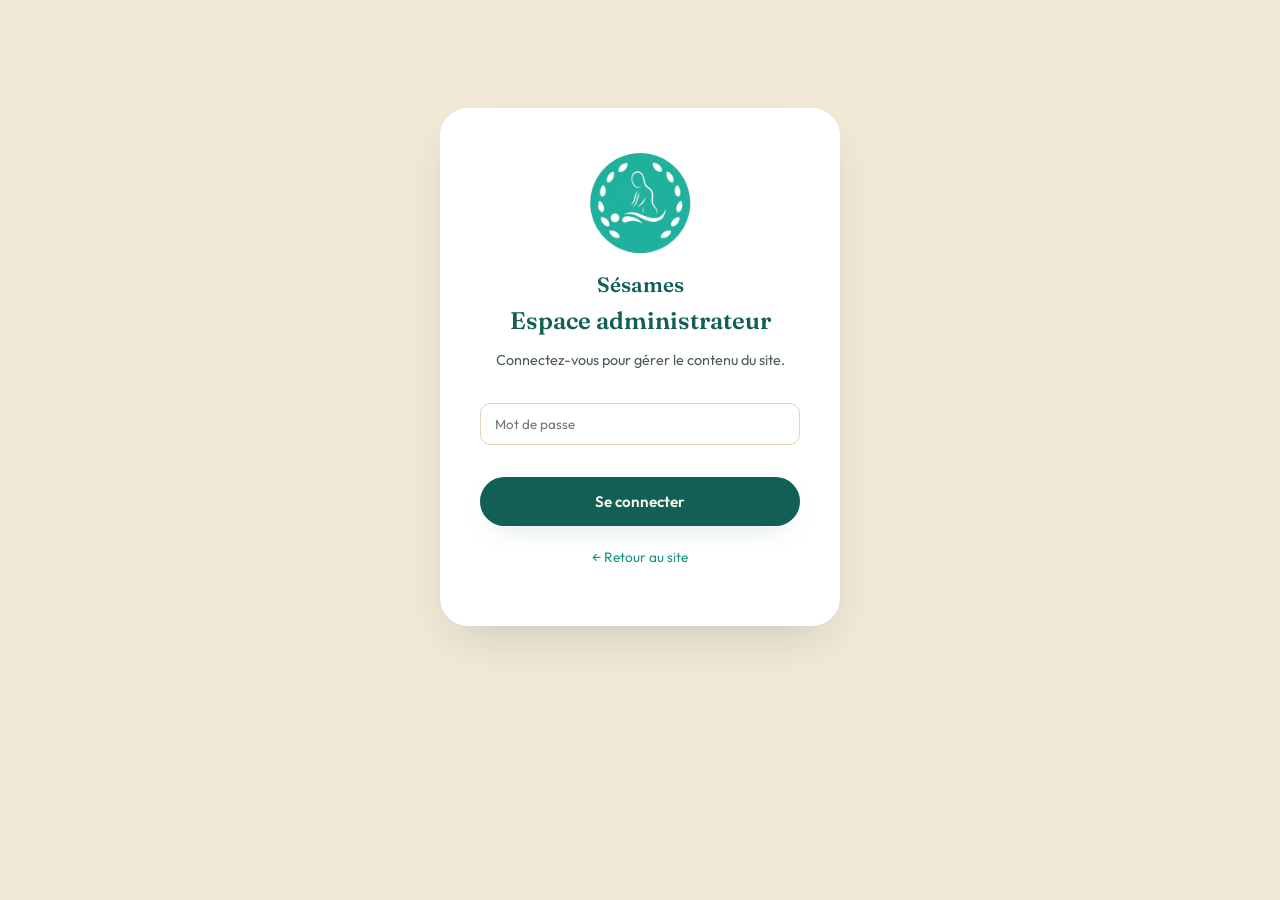
<file: admin.html>
<!DOCTYPE html>
<html lang="fr">
<head>
<meta charset="UTF-8">
<meta name="viewport" content="width=device-width, initial-scale=1.0">
<title>Sésames — Espace administrateur</title>
<link href="https://fonts.googleapis.com/css2?family=Fraunces:wght@500;600&family=Outfit:wght@400;500;600;700&display=swap" rel="stylesheet">
<link rel="stylesheet" href="styles.css">
<style>
  body{ background:var(--sand); }
  .admin-header{
    background:var(--teal-deep); color:var(--cream); padding:18px 0;
    display:flex; align-items:center;
  }
  .admin-header .container{ display:flex; align-items:center; justify-content:space-between; }
  .admin-header .brand-name{ color:var(--cream); }
  .admin-header img{ width:40px;height:40px;object-fit:contain; }
  .admin-wrap{ max-width:1000px; margin:0 auto; padding:36px 24px 100px; }

  .login-box{
    max-width:400px; margin:12vh auto; background:var(--white); padding:40px;
    border-radius:var(--radius-lg); box-shadow:var(--shadow-soft); text-align:center;
  }
  .login-box img{ width:110px;height:110px;object-fit:contain;margin:0 auto 10px;display:block; }
  .login-brand-name{ font-family:var(--font-display); font-weight:600; font-size:1.3rem; color:var(--teal-deep); margin-bottom:6px; }
  .login-box input{ width:100%; padding:12px 14px; border-radius:var(--radius-sm); border:1.5px solid var(--sand-line); margin:16px 0; }
  #login-error{ color:#C34A36; font-size:.85rem; min-height:1.2em; }

  .admin-tabs{ display:flex; gap:10px; flex-wrap:wrap; margin-bottom:30px; }
  .admin-tab{
    padding:10px 20px; border-radius:999px; border:1px solid var(--sand-line); background:var(--white);
    font-weight:600; font-size:.88rem; color:var(--ink-soft);
  }
  .admin-tab.active{ background:var(--teal-deep); color:var(--cream); border-color:var(--teal-deep); }

  .admin-panel-section{ display:none; }
  .admin-panel-section.active{ display:block; }

  .admin-block{
    background:var(--white); border-radius:var(--radius-md); padding:28px; margin-bottom:24px; box-shadow:var(--shadow-card);
  }
  .admin-block h3{ margin-bottom:18px; }
  .admin-grid2{ display:grid; grid-template-columns:1fr 1fr; gap:16px; }
  .admin-field{ margin-bottom:14px; }
  .admin-field label{ display:block; font-size:.82rem; font-weight:600; color:var(--teal-deep); margin-bottom:5px; }
  .admin-field input, .admin-field textarea{
    width:100%; padding:11px 13px; border-radius:var(--radius-sm); border:1.5px solid var(--sand-line); background:var(--cream);
  }
  .logo-row{ display:flex; align-items:center; gap:16px; margin-bottom:16px; }
  .logo-row img{ width:72px;height:72px;object-fit:contain; }

  .admin-row{ display:grid; grid-template-columns:1fr 1fr auto; gap:10px; align-items:center; margin-bottom:10px; }
  .admin-row input{ padding:10px 12px; border-radius:var(--radius-sm); border:1.5px solid var(--sand-line); }
  .admin-thumb{ width:56px;height:56px;border-radius:8px;object-fit:cover; }
  .icon-btn{
    width:34px;height:34px;border-radius:50%;border:1px solid var(--sand-line); background:var(--cream); color:#C34A36;
  }
  .admin-card{ background:var(--cream); border-radius:var(--radius-sm); padding:18px; margin-bottom:14px; border:1px solid var(--sand-line); }
  .admin-card-grid{ display:grid; grid-template-columns:repeat(auto-fit,minmax(140px,1fr)); gap:10px; margin-bottom:10px; }
  .admin-card select, .admin-card input, .admin-card textarea{
    width:100%; padding:10px 12px; border-radius:8px; border:1.5px solid var(--sand-line); background:var(--white);
  }
  .admin-card-actions{ display:flex; gap:10px; margin-top:10px; }
  .admin-danger{ background:#FBE9E6; color:#A63A29; border-radius:999px; padding:8px 18px; border:none; font-weight:600; }
  .admin-empty{ color:var(--ink-soft); font-style:italic; }

  .admin-toast{
    position:fixed; bottom:24px; left:50%; transform:translateX(-50%) translateY(20px);
    background:var(--teal-deep); color:var(--cream); padding:12px 22px; border-radius:999px;
    opacity:0; transition:all .3s ease; pointer-events:none; z-index:400; font-size:.9rem;
  }
  .admin-toast.show{ opacity:1; transform:translateX(-50%) translateY(0); }
  .admin-toast.err{ background:#A63A29; }

  .add-row{ display:flex; gap:10px; margin-bottom:18px; }
  .add-row input{ flex:1; padding:11px 13px; border-radius:var(--radius-sm); border:1.5px solid var(--sand-line); }

  @media (max-width:700px){ .admin-grid2{ grid-template-columns:1fr; } .admin-row{ grid-template-columns:1fr; } }
</style>
</head>
<body>

<!-- ===== ÉCRAN DE CONNEXION ===== -->
<div id="login-screen">
  <div class="login-box">
    <img src="[data-uri]" alt="Sésames" class="js-logo">
    <div class="login-brand-name js-nom">Sésames</div>
    <h2>Espace administrateur</h2>
    <p style="color:var(--ink-soft);font-size:.9rem;">Connectez-vous pour gérer le contenu du site.</p>
    <form id="login-form">
      <input type="password" id="login-pass" placeholder="Mot de passe" required>
      <div id="login-error"></div>
      <button type="submit" class="btn btn-primary" style="width:100%;">Se connecter</button>
    </form>
    <p style="margin-top:18px;"><a href="index.html" style="color:var(--teal);font-size:.85rem;">← Retour au site</a></p>
  </div>
</div>

<!-- ===== PANNEAU ADMIN ===== -->
<div id="admin-panel" style="display:none;">
  <header class="admin-header">
    <div class="container">
      <div class="brand">
        <img src="[data-uri]" alt="Sésames" class="js-logo">
        <span class="brand-name">Sésames — Administration</span>
      </div>
      <div style="display:flex;gap:14px;align-items:center;">
        <a href="index.html" target="_blank" rel="noopener noreferrer" class="btn btn-ghost btn-sm">Voir le site</a>
        <button id="logout-btn" class="btn btn-outline btn-sm" style="border-color:var(--cream);color:var(--cream);">Déconnexion</button>
      </div>
    </div>
  </header>

  <div class="admin-wrap">
    <div class="admin-tabs">
      <button class="admin-tab active" data-tab="general">Général</button>
      <button class="admin-tab" data-tab="services">Services</button>
      <button class="admin-tab" data-tab="galerie">Galerie</button>
      <button class="admin-tab" data-tab="temoignages">Témoignages</button>
      <button class="admin-tab" data-tab="reservations">Réservations</button>
    </div>

    <!-- ===== GÉNÉRAL ===== -->
    <section id="panel-general" class="admin-panel-section active">
      <form id="gen-form">
        <div class="admin-block">
          <h3>Identité du centre</h3>
          <div class="logo-row">
            <img id="gen-logo-preview" src="[data-uri]" alt="Logo" class="js-logo">
            <div>
              <label class="btn btn-outline btn-sm" style="cursor:pointer;">
                Changer le logo
                <input type="file" id="gen-logo-input" accept="image/*" style="display:none;">
              </label>
            </div>
          </div>
          <div class="admin-grid2">
            <div class="admin-field"><label>Nom du centre</label><input id="gen-nom"></div>
            <div class="admin-field"><label>Slogan</label><input id="gen-slogan"></div>
            <div class="admin-field"><label>Téléphone</label><input id="gen-tel"></div>
            <div class="admin-field"><label>Numéro WhatsApp (sans espaces, ex : 21673000000)</label><input id="gen-wa"></div>
            <div class="admin-field" style="grid-column:1/-1;"><label>Adresse complète</label><input id="gen-adresse"></div>
            <div class="admin-field" style="grid-column:1/-1;"><label>URL Google Maps (embed)</label><input id="gen-maps"></div>
            <div class="admin-field"><label>Lien Facebook</label><input id="gen-fb"></div>
            <div class="admin-field"><label>Lien Instagram</label><input id="gen-ig"></div>
          </div>
        </div>

        <div class="admin-block">
          <h3>Horaires d'ouverture</h3>
          <div id="gen-horaires"></div>
          <button type="button" id="gen-add-horaire" class="btn btn-outline btn-sm">+ Ajouter une ligne</button>
        </div>

        <div class="admin-block">
          <h3>Chiffres clés (section statistiques)</h3>
          <div id="gen-stats"></div>
        </div>

        <div class="admin-block">
          <h3>Section "À propos"</h3>
          <div class="admin-field"><label>Titre</label><input id="gen-apropos-titre"></div>
          <div class="admin-field"><label>Texte de présentation</label><textarea id="gen-apropos-texte" rows="5"></textarea></div>
          <div class="admin-grid2">
            <div class="admin-field"><label>Nom du fondateur</label><input id="gen-fondateur"></div>
            <div class="admin-field"><label>Titre du fondateur</label><input id="gen-fondateur-titre"></div>
          </div>
        </div>

        <button type="submit" class="btn btn-primary">Enregistrer les informations générales</button>
      </form>

      <div class="admin-block" style="margin-top:24px;">
        <h3>Sécurité</h3>
        <form id="change-pass-form">
          <div class="admin-field"><label>Nouveau mot de passe administrateur</label><input type="password" id="new-pass" placeholder="Minimum 4 caractères"></div>
          <button type="submit" class="btn btn-outline btn-sm">Mettre à jour le mot de passe</button>
        </form>
      </div>
    </section>

    <!-- ===== SERVICES ===== -->
    <section id="panel-services" class="admin-panel-section">
      <div class="admin-block">
        <h3>Massages & Hijama</h3>
        <button id="add-service" class="btn btn-primary btn-sm" style="margin-bottom:18px;">+ Ajouter un service</button>
        <div id="services-list"></div>
      </div>
    </section>

    <!-- ===== GALERIE ===== -->
    <section id="panel-galerie" class="admin-panel-section">
      <div class="admin-block">
        <h3>Photos de la galerie</h3>
        <div class="add-row">
          <input type="text" id="new-gallery-url" placeholder="Coller l'URL d'une nouvelle image">
          <button id="add-gallery" class="btn btn-primary btn-sm">Ajouter</button>
        </div>
        <div id="gallery-list"></div>
      </div>
    </section>

    <!-- ===== TÉMOIGNAGES ===== -->
    <section id="panel-temoignages" class="admin-panel-section">
      <div class="admin-block">
        <h3>Avis clients</h3>
        <button id="add-testi" class="btn btn-primary btn-sm" style="margin-bottom:18px;">+ Ajouter un témoignage</button>
        <div id="testi-list"></div>
      </div>
    </section>

    <!-- ===== RÉSERVATIONS ===== -->
    <section id="panel-reservations" class="admin-panel-section">
      <div class="admin-block">
        <h3>Demandes de réservation reçues</h3>
        <div id="resa-list"></div>
      </div>
    </section>
  </div>
</div>

<div id="admin-toast" class="admin-toast"></div>

<script src="data.js"></script>
<script src="admin.js"></script>
</body>
</html>
</file>
<file: styles.css>
/* ==========================================================
   SÉSAMES — Design tokens
   Palette dérivée du logo : cercle teal profond sur fond ivoire,
   silhouette en ligne, anneau de graines/pétales.
   Signature visuelle : l'anneau de graines devient un motif
   récurrent, et les révélations au scroll "s'ouvrent" comme le
   veut la légende du sésame — "Ouvre-toi, Sésame".
   ========================================================== */
:root{
  --teal-deep:   #115F55;
  --teal:        #1A9383;
  --teal-bright: #21B6A2;
  --teal-tint:   #E1F4F1;
  --cream:       #FBF7EC;
  --sand:        #F1E8D6;
  --sand-line:   #E3D6B8;
  --ink:         #1D2B27;
  --ink-soft:    #4C5C58;
  --white:       #FFFFFF;

  --font-display: "Fraunces", serif;
  --font-body: "Outfit", sans-serif;

  --radius-lg: 28px;
  --radius-md: 16px;
  --radius-sm: 10px;

  --shadow-soft: 0 20px 50px -20px rgba(18, 79, 77, 0.25);
  --shadow-card: 0 10px 30px -12px rgba(18, 79, 77, 0.18);

  --ease: cubic-bezier(.22,.9,.32,1);
}

*,*::before,*::after{ box-sizing:border-box; }
html{ scroll-behavior:smooth; }
body{
  margin:0;
  font-family:var(--font-body);
  background:var(--cream);
  color:var(--ink);
  line-height:1.6;
  -webkit-font-smoothing:antialiased;
}
img{ max-width:100%; display:block; }
a{ color:inherit; text-decoration:none; }
ul{ list-style:none; margin:0; padding:0; }
button{ font-family:inherit; cursor:pointer; }
input,textarea,select{ font-family:inherit; }

.container{
  width:100%;
  max-width:1180px;
  margin:0 auto;
  padding:0 24px;
}

h1,h2,h3,h4{
  font-family:var(--font-display);
  color:var(--teal-deep);
  margin:0 0 .5em;
  line-height:1.15;
  font-weight:600;
}
.eyebrow{
  display:inline-flex;
  align-items:center;
  gap:10px;
  font-family:var(--font-body);
  font-size:.78rem;
  letter-spacing:.18em;
  text-transform:uppercase;
  color:var(--teal);
  font-weight:600;
  margin-bottom:14px;
}
.eyebrow::before{
  content:"";
  width:22px;height:1px;
  background:var(--teal-bright);
  display:inline-block;
}
.section{ padding:96px 0; position:relative; }
.section-alt{ background:var(--sand); }
.section-head{ max-width:640px; margin-bottom:56px; }
.section-head p{ color:var(--ink-soft); font-size:1.05rem; }
.section-head.center{ margin-left:auto; margin-right:auto; text-align:center; }

/* ---------- Boutons ---------- */
.btn{
  display:inline-flex;
  align-items:center;
  justify-content:center;
  gap:10px;
  padding:14px 30px;
  border-radius:999px;
  font-weight:600;
  font-size:.95rem;
  border:1px solid transparent;
  transition:transform .35s var(--ease), box-shadow .35s var(--ease), background .3s ease, color .3s ease;
  white-space:nowrap;
}
.btn-primary{ background:var(--teal-deep); color:var(--cream); box-shadow:var(--shadow-card); }
.btn-primary:hover{ transform:translateY(-3px); box-shadow:0 16px 30px -10px rgba(18,79,77,.4); background:var(--teal); }
.btn-outline{ background:transparent; color:var(--teal-deep); border-color:var(--teal-deep); }
.btn-outline:hover{ background:var(--teal-deep); color:var(--cream); transform:translateY(-3px); }
.btn-ghost{ background:var(--white); color:var(--teal-deep); box-shadow:var(--shadow-card); }
.btn-ghost:hover{ transform:translateY(-3px); }
.btn-sm{ padding:10px 20px; font-size:.85rem; }

/* ---------- Navigation ---------- */
.nav{
  position:fixed; top:0; left:0; right:0; z-index:100;
  padding:18px 0;
  transition:background .4s ease, box-shadow .4s ease, padding .4s ease;
}
.nav.scrolled{
  background:rgba(251,247,236,.92);
  backdrop-filter:blur(10px);
  box-shadow:0 8px 24px -16px rgba(18,79,77,.35);
  padding:10px 0;
}
.nav .container{ display:flex; align-items:center; justify-content:space-between; gap:20px; }
.brand{ display:flex; align-items:center; gap:12px; }
.brand img{ width:48px; height:48px; object-fit:contain; }
.brand-name{ font-family:var(--font-display); font-weight:600; font-size:1.25rem; color:var(--teal-deep); }
.nav-links{ display:flex; gap:30px; align-items:center; }
.nav-links a{
  font-size:.92rem; font-weight:500; color:var(--ink);
  position:relative; padding:4px 0;
}
.nav-links a::after{
  content:""; position:absolute; left:0; bottom:0; height:2px; width:0;
  background:var(--teal-bright); transition:width .3s var(--ease);
}
.nav-links a:hover::after{ width:100%; }
.nav-actions{ display:flex; align-items:center; gap:14px; }
.admin-access-link{
  display:flex; align-items:center; justify-content:center;
  width:38px; height:38px; border-radius:999px;
  background:var(--white); color:var(--teal-deep);
  box-shadow:var(--shadow-card);
  transition:transform .35s var(--ease), box-shadow .35s var(--ease), background .3s ease, color .3s ease;
  flex-shrink:0;
}
.admin-access-link:hover, .admin-access-link:focus-visible{
  transform:translateY(-3px);
  background:var(--teal-deep); color:var(--cream);
  box-shadow:0 16px 30px -10px rgba(18,79,77,.4);
}
.nav-toggle{ display:none; background:none; border:none; font-size:1.6rem; color:var(--teal-deep); }

@media (max-width:900px){
  .nav-links{
    position:fixed; inset:0 0 0 auto; height:100vh; width:min(78vw,320px);
    background:var(--cream); flex-direction:column; justify-content:center; gap:28px;
    transform:translateX(100%); transition:transform .45s var(--ease);
    box-shadow:-10px 0 40px rgba(18,79,77,.2);
  }
  .nav-links.open{ transform:translateX(0); }
  .nav-toggle{ display:block; }
}

/* ---------- Hero ---------- */
.hero{
  min-height:100vh;
  display:flex; align-items:center;
  padding:140px 0 80px;
  position:relative;
  overflow:hidden;
  background:
    radial-gradient(ellipse at 80% 20%, rgba(34,163,159,.16), transparent 55%),
    radial-gradient(ellipse at 10% 90%, rgba(176,107,73,.12), transparent 50%),
    var(--cream);
}
.hero-blobs{ position:absolute; inset:0; overflow:hidden; z-index:0; pointer-events:none; }
.blob{
  position:absolute; border-radius:50%; filter:blur(60px); opacity:.45;
  will-change:transform;
}
.blob-1{
  width:420px; height:420px; top:-140px; right:-100px;
  background:radial-gradient(circle, var(--teal-bright), transparent 70%);
  animation:blob-float-1 16s ease-in-out infinite;
}
.blob-2{
  width:320px; height:320px; bottom:-120px; left:-80px;
  background:radial-gradient(circle, var(--teal-tint), transparent 70%);
  animation:blob-float-2 20s ease-in-out infinite;
}
.blob-3{
  width:220px; height:220px; bottom:20%; right:8%;
  background:radial-gradient(circle, var(--sand-line), transparent 70%);
  animation:blob-float-3 13s ease-in-out infinite;
}
@keyframes blob-float-1{
  0%,100%{ transform:translate(0,0) scale(1); }
  50%{ transform:translate(-30px,40px) scale(1.08); }
}
@keyframes blob-float-2{
  0%,100%{ transform:translate(0,0) scale(1); }
  50%{ transform:translate(25px,-30px) scale(1.05); }
}
@keyframes blob-float-3{
  0%,100%{ transform:translate(0,0); }
  50%{ transform:translate(-20px,-25px); }
}
.hero .container{ position:relative; z-index:1; display:grid; grid-template-columns:1.05fr .95fr; gap:60px; align-items:center; }
.hero-eyebrow{ color:var(--teal-bright); }
.hero h1{ font-size:clamp(2.4rem,4.4vw,3.6rem); }
.hero .tagline{ font-style:italic; font-family:var(--font-display); color:var(--teal); font-size:1.3rem; margin-bottom:22px; }
.hero p.lead{ color:var(--ink-soft); font-size:1.08rem; max-width:520px; margin-bottom:34px; }
.hero-cta{ display:flex; flex-wrap:wrap; gap:14px; }

.hero-visual{ position:relative; display:flex; align-items:center; justify-content:center; }
.seed-ring{
  position:absolute; inset:0; margin:auto; width:100%; height:100%;
  animation:spin 60s linear infinite;
}
@keyframes spin{ to{ transform:rotate(360deg); } }
.hero-image-wrap{
  position:relative; width:82%; aspect-ratio:1/1; border-radius:50%; overflow:hidden;
  box-shadow:var(--shadow-soft); border:6px solid var(--white);
}
.hero-image-wrap img{ width:100%; height:100%; object-fit:cover; }
.hero-float{ animation:hero-float 6s ease-in-out infinite; }
@keyframes hero-float{
  0%,100%{ transform:translateY(0); }
  50%{ transform:translateY(-16px); }
}

/* ---------- Reveal / "Ouvre-toi Sésame" ---------- */
.reveal{
  opacity:0; transform:translateY(28px) scale(.97);
  transition:opacity .8s var(--ease), transform .8s var(--ease);
}
.reveal.in-view{ opacity:1; transform:translateY(0) scale(1); }
.reveal-delay-1.in-view{ transition-delay:.1s; }
.reveal-delay-2.in-view{ transition-delay:.2s; }
.reveal-delay-3.in-view{ transition-delay:.3s; }

/* ---------- À propos ---------- */
.about-grid{ display:grid; grid-template-columns:.85fr 1.15fr; gap:64px; align-items:center; }
.about-portrait{
  position:relative; border-radius:var(--radius-lg); overflow:hidden;
  box-shadow:var(--shadow-card);
}
.about-portrait img{ width:100%; aspect-ratio:4/5; object-fit:cover; }
.founder-tag{
  position:absolute; left:20px; bottom:20px; background:rgba(251,247,236,.94);
  padding:14px 20px; border-radius:var(--radius-sm); backdrop-filter:blur(6px);
}
.founder-tag strong{ display:block; color:var(--teal-deep); font-family:var(--font-display); }
.founder-tag span{ font-size:.82rem; color:var(--ink-soft); }
.about-text p{ color:var(--ink-soft); font-size:1.05rem; }

/* ---------- Chiffres clés / compteurs ---------- */
.stats-section{
  background:var(--teal-deep);
  padding:64px 0;
  position:relative;
  overflow:hidden;
}
.stats-section::before{
  content:"";
  position:absolute; inset:0;
  background:radial-gradient(ellipse at 15% 30%, rgba(255,255,255,.06), transparent 55%);
  pointer-events:none;
}
.stats-grid{
  display:grid; grid-template-columns:repeat(4,1fr); gap:20px; position:relative; z-index:1;
}
.stat-card{ text-align:center; color:var(--cream); }
.stat-number{
  font-family:var(--font-display); font-weight:600; font-size:clamp(2rem,4vw,2.8rem);
  color:var(--teal-bright); display:inline-flex; align-items:baseline; gap:2px;
}
.stat-label{ margin-top:6px; font-size:.88rem; color:var(--cream); opacity:.85; letter-spacing:.02em; }
@media (max-width:800px){ .stats-grid{ grid-template-columns:repeat(2,1fr); gap:32px 20px; } }

/* ---------- Services ---------- */
.tabs{ display:flex; gap:12px; margin-bottom:36px; flex-wrap:wrap; }
.tab-btn{
  padding:10px 22px; border-radius:999px; border:1px solid var(--sand-line);
  background:var(--white); color:var(--ink-soft); font-weight:600; font-size:.9rem;
  transition:all .3s var(--ease);
}
.tab-btn.active, .tab-btn:hover{ background:var(--teal-deep); color:var(--cream); border-color:var(--teal-deep); }

.services-grid{
  display:grid; grid-template-columns:repeat(auto-fit,minmax(300px,1fr)); gap:28px;
  perspective:1200px;
}
.service-card{
  background:var(--white); border-radius:var(--radius-md); overflow:hidden;
  box-shadow:var(--shadow-card);
  transition:transform .25s var(--ease), box-shadow .45s var(--ease);
  display:flex; flex-direction:column;
  transform-style:preserve-3d;
  will-change:transform;
}
.service-card:hover{ box-shadow:0 24px 40px -18px rgba(18,79,77,.32); }
.service-media{ position:relative; aspect-ratio:4/3; overflow:hidden; }
.service-media img{ width:100%; height:100%; object-fit:cover; transition:transform .6s var(--ease); }
.service-card:hover .service-media img{ transform:scale(1.08); }
.service-tag{
  position:absolute; top:14px; left:14px; background:var(--teal-deep); color:var(--cream);
  font-size:.72rem; text-transform:uppercase; letter-spacing:.08em; padding:6px 12px; border-radius:999px;
}
.service-body{ padding:22px 22px 24px; display:flex; flex-direction:column; gap:10px; flex:1; }
.service-body h3{ font-size:1.15rem; margin-bottom:0; }
.service-body p{ color:var(--ink-soft); font-size:.92rem; flex:1; }
.service-meta{ display:flex; justify-content:space-between; align-items:center; font-size:.9rem; color:var(--ink-soft); }
.service-meta .price{ font-family:var(--font-display); font-size:1.3rem; color:var(--teal-deep); font-weight:600; }
.service-footer{ display:flex; gap:10px; }

/* ---------- Bienfaits ---------- */
.benefits-grid{ display:grid; grid-template-columns:repeat(auto-fit,minmax(260px,1fr)); gap:28px; }
.benefit-card{
  background:var(--white); padding:32px 26px; border-radius:var(--radius-md);
  box-shadow:var(--shadow-card); position:relative; overflow:hidden;
}
.benefit-card::before{
  content:""; position:absolute; top:-30px; right:-30px; width:90px; height:90px;
  background:var(--teal-tint); border-radius:50%;
}
.benefit-icon{
  width:48px; height:48px; border-radius:50%; background:var(--teal-deep); color:var(--cream);
  display:flex; align-items:center; justify-content:center; margin-bottom:16px; position:relative; z-index:1;
}
.benefit-card h3{ font-size:1.05rem; position:relative; z-index:1; }
.benefit-card p{ color:var(--ink-soft); font-size:.92rem; position:relative; z-index:1; margin:0; }

/* ---------- Galerie ---------- */
.gallery-grid{
  display:grid; grid-template-columns:repeat(3,1fr); gap:16px;
}
.gallery-item{
  border-radius:var(--radius-md); overflow:hidden; cursor:pointer; position:relative; aspect-ratio:1/1;
}
.gallery-item img{ width:100%; height:100%; object-fit:cover; transition:transform .5s var(--ease); }
.gallery-item:hover img{ transform:scale(1.1); }
.gallery-item::after{
  content:"+"; position:absolute; inset:0; display:flex; align-items:center; justify-content:center;
  font-size:2rem; color:#fff; background:rgba(18,79,77,0); transition:background .3s ease;
}
.gallery-item:hover::after{ background:rgba(18,79,77,.35); }
@media (max-width:700px){ .gallery-grid{ grid-template-columns:repeat(2,1fr); } }

/* ---------- Témoignages ---------- */
.testimonials-grid{ display:grid; grid-template-columns:repeat(auto-fit,minmax(280px,1fr)); gap:26px; }
.testimonial-card{
  background:var(--white); padding:30px 26px; border-radius:var(--radius-md); box-shadow:var(--shadow-card);
}
.stars{ color:var(--teal-bright); letter-spacing:2px; margin-bottom:12px; }
.testimonial-card p.quote{ color:var(--ink-soft); font-style:italic; }
.testimonial-name{ font-weight:600; color:var(--teal-deep); margin-top:14px; }

/* ---------- Contact ---------- */
.contact-grid{ display:grid; grid-template-columns:1fr 1fr; gap:48px; align-items:start; }
.contact-info-card{
  background:var(--teal-deep); color:var(--cream); padding:36px; border-radius:var(--radius-lg);
}
.contact-info-card h3{ color:var(--cream); }
.contact-info-item{ display:flex; gap:14px; margin-bottom:20px; align-items:flex-start; }
.contact-info-item .ico{ width:38px; height:38px; border-radius:50%; background:rgba(255,255,255,.12); display:flex; align-items:center; justify-content:center; flex-shrink:0; }
.contact-info-item a, .contact-info-item span{ color:var(--cream); opacity:.92; }
.map-embed{ margin-top:22px; border-radius:var(--radius-md); overflow:hidden; box-shadow:var(--shadow-card); }
.map-embed iframe{ width:100%; height:220px; border:0; display:block; }

.form-card{
  background:var(--white); padding:36px; border-radius:var(--radius-lg); box-shadow:var(--shadow-card);
}
.form-row{ display:grid; grid-template-columns:1fr 1fr; gap:16px; }
.field{ margin-bottom:18px; }
.field label{ display:block; font-size:.85rem; font-weight:600; margin-bottom:6px; color:var(--teal-deep); }
.field input, .field select, .field textarea{
  width:100%; padding:12px 14px; border-radius:var(--radius-sm); border:1.5px solid var(--sand-line);
  background:var(--cream); font-size:.95rem; transition:border-color .3s ease, box-shadow .3s ease; color:var(--ink);
}
.field input:focus, .field select:focus, .field textarea:focus{
  outline:none; border-color:var(--teal-bright); box-shadow:0 0 0 4px rgba(34,163,159,.15);
}
.field.error input, .field.error select, .field.error textarea{ border-color:#C34A36; }
.field .error-msg{ color:#C34A36; font-size:.78rem; margin-top:5px; display:none; }
.field.error .error-msg{ display:block; }
.form-msg{
  margin-top:16px; padding:14px 16px; border-radius:var(--radius-sm); font-size:.9rem;
  display:none; align-items:center; gap:10px;
}
.form-msg.show{ display:flex; }
.form-msg.success{ background:#E4F3EE; color:var(--teal-deep); }
.form-msg.err{ background:#FBE9E6; color:#A63A29; }

@media (max-width:900px){
  .hero .container, .about-grid, .contact-grid{ grid-template-columns:1fr; }
  .hero-visual{ order:-1; max-width:340px; margin:0 auto; }
  .form-row{ grid-template-columns:1fr; }
}

/* ---------- Footer ---------- */
.footer{ background:var(--ink); color:var(--sand); padding:56px 0 26px; }
.footer .container{ display:grid; grid-template-columns:1.3fr 1fr 1fr; gap:40px; }
.footer-brand{ display:flex; align-items:center; gap:12px; margin-bottom:16px; }
.footer-brand img{ width:44px; height:44px; object-fit:contain; }
.footer-brand-name{ font-family:var(--font-display); font-weight:600; font-size:1.2rem; color:var(--cream); }
.footer h4{ color:var(--cream); font-size:1rem; margin-bottom:16px; }
.footer p, .footer a{ color:#C9D2CF; font-size:.9rem; }
.footer a:hover{ color:var(--teal-bright); }
.footer-bottom{ text-align:center; margin-top:40px; padding-top:20px; border-top:1px solid rgba(255,255,255,.1); font-size:.8rem; color:#9DAAA6; }
@media (max-width:700px){ .footer .container{ grid-template-columns:1fr; } }

/* ---------- WhatsApp flottant ---------- */
.whatsapp-float-wrap{
  position:fixed;
  right:22px;
  bottom:calc(22px + env(safe-area-inset-bottom, 0px));
  z-index:200;
  display:flex;
  align-items:center;
}
.whatsapp-float{
  position:relative; z-index:2;
  width:58px; height:58px; border-radius:50%;
  background:linear-gradient(155deg, #2CDB77, #1DAE58);
  border:3px solid var(--white);
  display:flex; align-items:center; justify-content:center;
  box-shadow:var(--shadow-card), 0 10px 24px -10px rgba(29,174,88,.55);
  transition:transform .35s var(--ease), box-shadow .35s var(--ease);
  animation:pulse-wa 3.4s ease-in-out infinite;
}
.whatsapp-float:hover, .whatsapp-float:focus-visible{
  transform:translateY(-3px) scale(1.06);
  box-shadow:var(--shadow-card), 0 16px 30px -10px rgba(29,174,88,.7);
}
@keyframes pulse-wa{
  0%,100%{ box-shadow:var(--shadow-card), 0 10px 24px -10px rgba(29,174,88,.45); }
  50%{ box-shadow:var(--shadow-card), 0 14px 30px -8px rgba(29,174,88,.75); }
}
.whatsapp-tooltip{
  position:absolute; right:70px; top:50%; transform:translateY(-50%) translateX(8px);
  background:var(--teal-deep); color:var(--cream);
  font-family:var(--font-body); font-weight:600; font-size:.82rem;
  padding:10px 18px; border-radius:999px; white-space:nowrap;
  box-shadow:var(--shadow-card);
  opacity:0; pointer-events:none;
  transition:opacity .3s var(--ease), transform .3s var(--ease);
}
.whatsapp-float-wrap:hover .whatsapp-tooltip{
  opacity:1; transform:translateY(-50%) translateX(0);
}
@media (max-width:700px){
  .whatsapp-tooltip{ display:none; }
  .whatsapp-float{ width:54px; height:54px; }
}
@media (prefers-reduced-motion: reduce){
  .whatsapp-float{ animation:none; }
}

/* ---------- Lightbox ---------- */
.lightbox{
  position:fixed; inset:0; background:rgba(18,43,39,.92); z-index:300;
  display:none; align-items:center; justify-content:center; padding:30px;
}
.lightbox.open{ display:flex; }
.lightbox img{ max-width:90vw; max-height:85vh; border-radius:var(--radius-sm); }
.lightbox-close{
  position:absolute; top:24px; right:28px; color:#fff; font-size:2rem; background:none; border:none;
}

/* ---------- Modal réservation ---------- */
.modal-overlay{
  position:fixed; inset:0; background:rgba(18,43,39,.55); z-index:300; display:none;
  align-items:center; justify-content:center; padding:20px; backdrop-filter:blur(3px);
}
.modal-overlay.open{ display:flex; }
.modal-box{
  background:var(--cream); border-radius:var(--radius-lg); max-width:520px; width:100%;
  padding:36px; max-height:90vh; overflow-y:auto; box-shadow:var(--shadow-soft);
  transform:scale(.94); opacity:0; transition:transform .35s var(--ease), opacity .35s var(--ease);
}
.modal-overlay.open .modal-box{ transform:scale(1); opacity:1; }
.modal-close{ float:right; background:none; border:none; font-size:1.5rem; color:var(--ink-soft); }

/* ---------- Seed divider ---------- */
.seed-divider{ display:flex; justify-content:center; margin:0 auto 40px; opacity:.75; }

/* ---------- Barre de progression de scroll ---------- */
.scroll-progress{
  position:fixed; top:0; left:0; width:100%; height:3px; z-index:500;
  background:transparent;
}
.scroll-progress span{
  display:block; height:100%; width:0%;
  background:linear-gradient(90deg, var(--teal-bright), var(--teal-deep));
  transition:width .1s linear;
}

/* Focus visibility */
a:focus-visible, button:focus-visible, input:focus-visible, textarea:focus-visible{
  outline:3px solid var(--teal-bright); outline-offset:2px;
}

@media (prefers-reduced-motion: reduce){
  *{ animation-duration:.001ms !important; transition-duration:.001ms !important; }
  .reveal{ opacity:1; transform:none; }
  .hero-float, .blob{ animation:none !important; }
}
</file>
